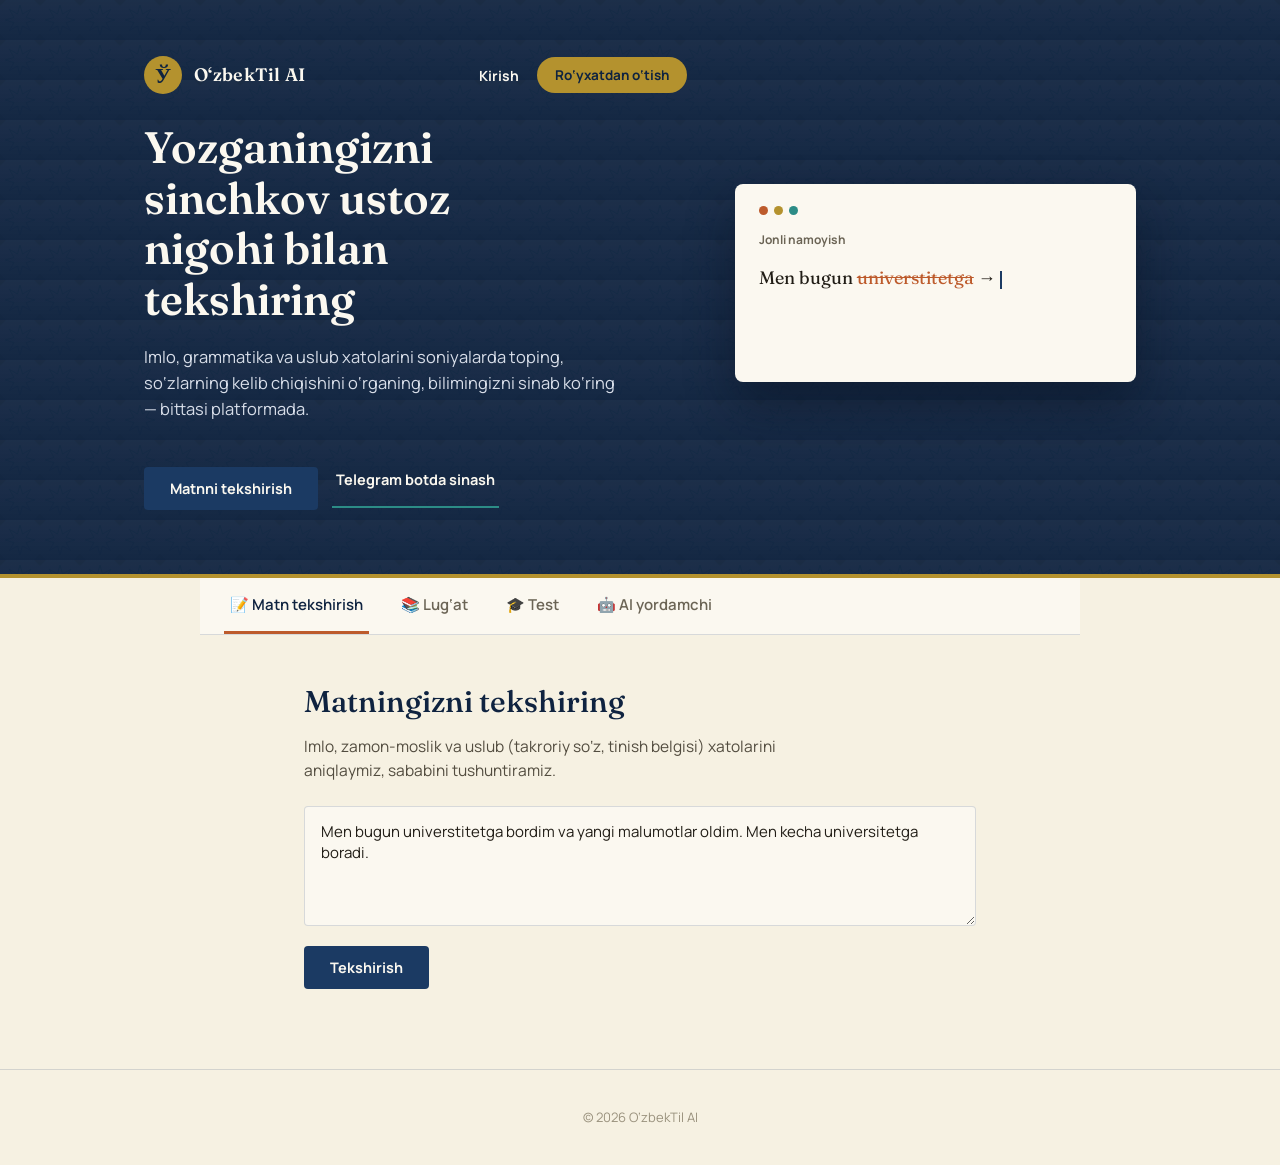
<file: frontend/index.html>
<!DOCTYPE html>
<html lang="uz">
<head>
<meta charset="UTF-8">
<meta name="viewport" content="width=device-width, initial-scale=1.0">
<title>O‘zbekTil AI — matnni tekshir, o‘rgan, rivojlan</title>
<link rel="preconnect" href="https://fonts.googleapis.com">
<link href="https://fonts.googleapis.com/css2?family=Fraunces:opsz,wght@9..144,400;9..144,500;9..144,600;9..144,700&family=Manrope:wght@400;500;600;700;800&display=swap" rel="stylesheet">
<link rel="stylesheet" href="style.css">
</head>
<body>

<!-- HERO: naqshli fon + jonli tekshiruv namoyishi -->
<section class="hero">
  <div class="hero-inner">
    <div class="hero-copy">
      <div class="hero-brand-row">
        <div class="hero-brand">
          <span class="brand-mark">Ў</span>
          <span class="brand-name">O‘zbekTil AI</span>
        </div>
        <div class="auth-widget" id="auth-widget">
          <button class="auth-link" id="open-login">Kirish</button>
          <button class="btn-ghost-sm" id="open-register">Ro‘yxatdan o‘tish</button>
        </div>
      </div>
      <h1 class="hero-title">Yozganingizni sinchkov ustoz nigohi bilan tekshiring</h1>
      <p class="hero-desc">Imlo, grammatika va uslub xatolarini soniyalarda toping, so‘zlarning kelib chiqishini o‘rganing, bilimingizni sinab ko‘ring — bittasi platformada.</p>
      <div class="hero-actions">
        <button class="btn-primary btn-large" id="hero-cta">Matnni tekshirish</button>
        <a class="btn-ghost" href="https://t.me/OzbektTilAI_bot" target="_blank" rel="noopener">Telegram botda sinash</a>
      </div>
    </div>

    <div class="hero-demo">
      <div class="demo-window">
        <div class="demo-dots"><span></span><span></span><span></span></div>
        <p class="demo-caption">Jonli namoyish</p>
        <p class="demo-text" id="demo-text" aria-live="polite">&nbsp;</p>
      </div>
    </div>
  </div>
</section>

<nav class="tabs" role="tablist" aria-label="Bo'limlar">
  <button class="tab active" data-tab="check">📝 Matn tekshirish</button>
  <button class="tab" data-tab="dictionary">📚 Lug‘at</button>
  <button class="tab" data-tab="quiz">🎓 Test</button>
  <button class="tab" data-tab="assist">🤖 AI yordamchi</button>
  <button class="tab" data-tab="profile" id="profile-tab" hidden>👤 Mening natijalarim</button>
</nav>

<main class="content">

  <!-- MATN TEKSHIRISH -->
  <section id="check" class="panel active">
    <h2 class="panel-title">Matningizni tekshiring</h2>
    <p class="panel-lede">Imlo, zamon-moslik va uslub (takroriy so‘z, tinish belgisi) xatolarini aniqlaymiz, sababini tushuntiramiz.</p>
    <textarea id="check-input" placeholder="Masalan: Men bugun universtitetga bordim va yangi malumotlar oldim.">Men bugun universtitetga bordim va yangi malumotlar oldim. Men kecha universitetga boradi.</textarea>
    <button class="btn-primary" id="check-btn">Tekshirish</button>
    <div id="check-result" class="result-box" hidden></div>
  </section>

  <!-- LUG'AT -->
  <section id="dictionary" class="panel">
    <h2 class="panel-title">Lug‘atdan qidiring</h2>
    <p class="panel-lede">Ma’no, sinonim, antonim, kelib chiqishi (etimologiya) va misol gapni birdaniga ko‘ring.</p>

    <div class="word-of-day" id="word-of-day" hidden>
      <span class="wod-label">Kunning so‘zi</span>
      <button class="wod-word" id="wod-word"></button>
    </div>

    <div class="search-row">
      <input type="text" id="dict-input" placeholder="masalan: zukko" list="dict-suggestions">
      <datalist id="dict-suggestions"></datalist>
      <button class="btn-primary" id="dict-btn">Qidirish</button>
    </div>
    <div id="dict-result" class="result-box" hidden></div>
  </section>

  <!-- TEST -->
  <section id="quiz" class="panel">
    <h2 class="panel-title">Bilimingizni sinang</h2>
    <p class="panel-lede">15 ta savol — yakunida qaysi mavzuni takrorlash kerakligini mavzular kesimida ko‘rsatamiz.</p>
    <div class="quiz-progress-track" id="quiz-progress-track" hidden>
      <div class="quiz-progress-fill" id="quiz-progress-fill"></div>
    </div>
    <p class="quiz-progress-label" id="quiz-progress-label"></p>
    <div id="quiz-form"></div>
    <button class="btn-primary" id="quiz-submit-btn" hidden>Natijani ko‘rish</button>
    <div id="quiz-result" class="result-box" hidden></div>
  </section>

  <!-- AI YORDAMCHI -->
  <section id="assist" class="panel">
    <h2 class="panel-title">AI yordamchi</h2>
    <p class="panel-lede">Matnni rasmiy, sodda yoki qisqa shaklga o‘girib beradi.</p>
    <textarea id="assist-input" placeholder="Matningizni shu yerga yozing...">Ushbu gapni rasmiy uslubda yozib ber</textarea>
    <div class="mode-row">
      <label><input type="radio" name="mode" value="rasmiy" checked> Rasmiylashtirish</label>
      <label><input type="radio" name="mode" value="sodda"> Soddalashtirish</label>
      <label><input type="radio" name="mode" value="qisqa"> Qisqartirish</label>
    </div>
    <button class="btn-primary" id="assist-btn">Yubor</button>
    <div id="assist-result" class="result-box" hidden></div>
  </section>

  <!-- PROFIL / NATIJALAR -->
  <section id="profile" class="panel">
    <h2 class="panel-title">Mening natijalarim</h2>
    <p class="panel-lede">So‘nggi test urinishlaringiz shu yerda saqlanadi.</p>
    <div id="profile-result" class="result-box"></div>
  </section>

</main>

<footer class="footer">
  <p>© <span id="footer-year"></span> O‘zbekTil AI</p>
</footer>

<!-- KIRISH MODALI -->
<div class="modal-overlay" id="login-modal" hidden>
  <div class="modal-box">
    <button class="modal-close" data-close-modal>✕</button>
    <h3 class="modal-title">Tizimga kirish</h3>
    <form id="login-form">
      <label class="field-label">Login</label>
      <input type="text" id="login-username" required autocomplete="username">
      <label class="field-label">Parol</label>
      <input type="password" id="login-password" required autocomplete="current-password">
      <p class="form-error" id="login-error" hidden></p>
      <button type="submit" class="btn-primary" id="login-submit">Kirish</button>
    </form>
    <p class="modal-switch">Hisobingiz yo‘qmi? <button class="link-btn" data-switch-to="register">Ro‘yxatdan o‘ting</button></p>
  </div>
</div>

<!-- RO'YXATDAN O'TISH MODALI -->
<div class="modal-overlay" id="register-modal" hidden>
  <div class="modal-box">
    <button class="modal-close" data-close-modal>✕</button>
    <h3 class="modal-title">Ro‘yxatdan o‘tish</h3>
    <form id="register-form">
      <label class="field-label">Login</label>
      <input type="text" id="register-username" required minlength="3" pattern="[A-Za-z0-9_]+" title="Faqat lotin harflari, raqam va pastki chiziq" autocomplete="username">
      <label class="field-label">Email</label>
      <input type="email" id="register-email" required autocomplete="email">
      <label class="field-label">Parol</label>
      <input type="password" id="register-password" required minlength="6" autocomplete="new-password">
      <p class="form-error" id="register-error" hidden></p>
      <button type="submit" class="btn-primary" id="register-submit">Ro‘yxatdan o‘tish</button>
    </form>
    <p class="modal-switch">Hisobingiz bormi? <button class="link-btn" data-switch-to="login">Kiring</button></p>
  </div>
</div>

<script src="app.js"></script>
</body>
</html>
</file>
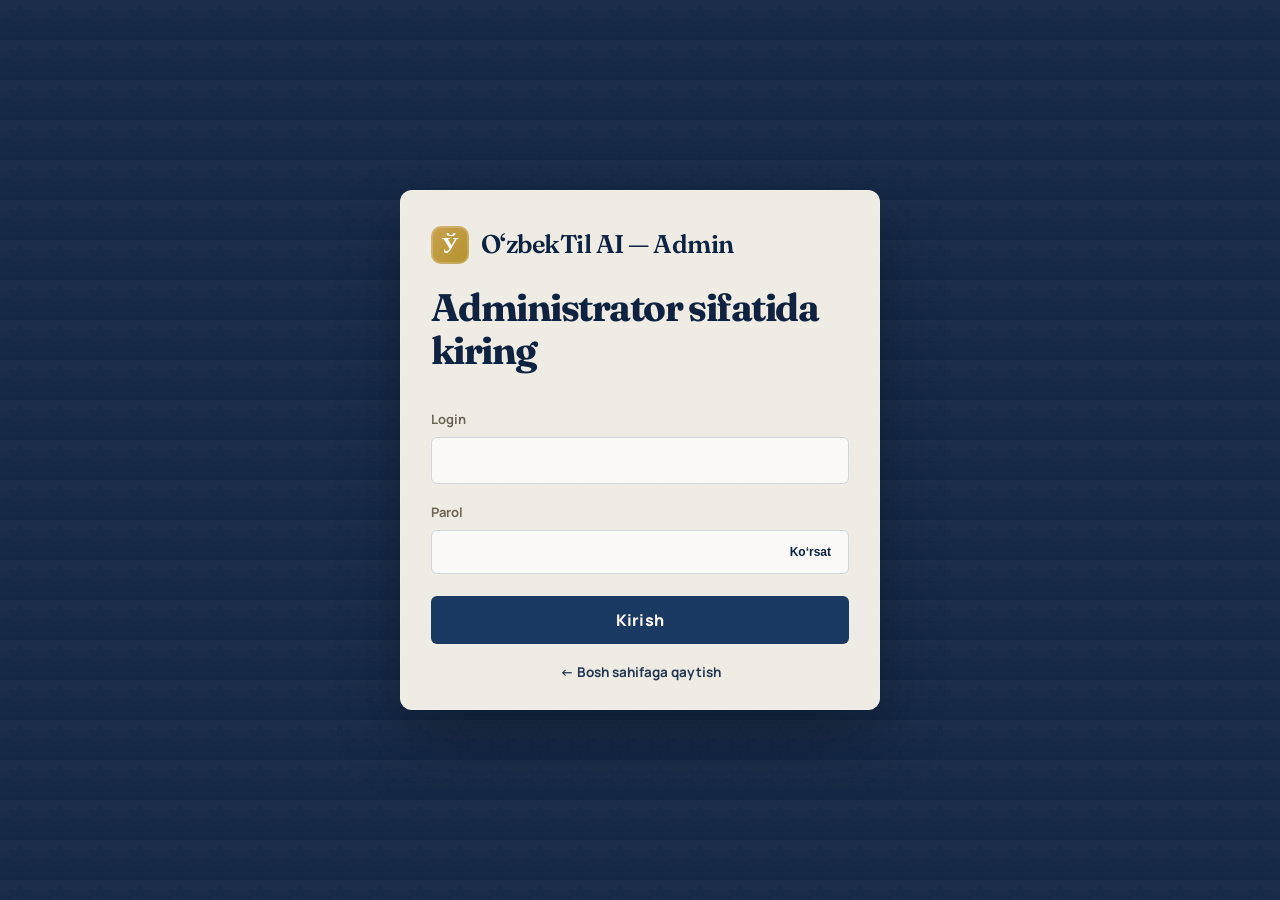
<file: frontend/admin.html>
<!DOCTYPE html>
<html lang="uz">
<head>
<meta charset="UTF-8">
<meta name="viewport" content="width=device-width, initial-scale=1.0">
<title>Admin panel — O‘zbekTil AI</title>
<link rel="preconnect" href="https://fonts.googleapis.com">
<link href="https://fonts.googleapis.com/css2?family=Fraunces:opsz,wght@9..144,400;9..144,500;9..144,600;9..144,700&family=Manrope:wght@400;500;600;700;800&display=swap" rel="stylesheet">
<link rel="stylesheet" href="style.css">
<link rel="stylesheet" href="admin.css">
</head>
<body class="admin-body">

<!-- KIRISH EKRANI (admin bo'lmagan / kirmagan foydalanuvchi uchun) -->
<div class="admin-gate" id="admin-gate">
  <div class="admin-gate-box">
    <div class="hero-brand" style="margin-bottom:22px;">
      <span class="brand-mark">Ў</span>
      <span class="brand-name" style="color:var(--cobalt-deep);">O‘zbekTil AI — Admin</span>
    </div>
    <h3 class="modal-title">Administrator sifatida kiring</h3>
    <form id="admin-login-form">
      <label class="field-label">Login</label>
      <input type="text" id="admin-username" required autocomplete="username">
      <label class="field-label">Parol</label>
      <div class="password-field">
        <input type="password" id="admin-password" required autocomplete="current-password">
        <button type="button" class="password-toggle" aria-label="Parolni ko‘rsatish" data-password-toggle="admin-password">Ko‘rsat</button>
      </div>
      <p class="form-error" id="admin-login-error" hidden></p>
      <button type="submit" class="btn-primary" id="admin-login-submit">Kirish</button>
    </form>
    <p class="modal-switch"><a href="index.html">← Bosh sahifaga qaytish</a></p>
  </div>
</div>

<!-- ADMIN DASHBOARD -->
<div class="admin-app" id="admin-app" hidden>
  <header class="admin-header">
    <div class="hero-brand">
      <span class="brand-mark">Ў</span>
      <span class="brand-name" style="color:var(--cobalt-deep);">Admin panel</span>
    </div>
    <div class="user-chip" style="color:var(--ink);">
      <span class="user-name" id="admin-username-label"></span>
      <a href="index.html">Saytga qaytish</a>
      <button id="admin-logout-btn">Chiqish</button>
    </div>
  </header>

  <nav class="tabs admin-tabs" role="tablist">
    <button class="tab active" data-admin-tab="stats">📊 Statistika</button>
    <button class="tab" data-admin-tab="users">👥 Foydalanuvchilar</button>
    <button class="tab" data-admin-tab="dictionary">📚 Lug‘at</button>
    <button class="tab" data-admin-tab="quiz">🎓 Test savollari</button>
  </nav>

  <main class="content admin-content">

    <!-- STATISTIKA -->
    <section id="admin-stats" class="panel active">
      <h2 class="panel-title">Umumiy statistika</h2>
      <div class="profile-summary" id="stats-grid"></div>

      <div class="activity-panel">
        <div class="panel-header-inline">
          <h3 class="panel-subtitle">So‘nggi harakatlar</h3>
          <span class="activity-pill">Admin log</span>
        </div>
        <ul class="activity-list" id="admin-activity-list"></ul>
      </div>
    </section>

    <!-- FOYDALANUVCHILAR -->
    <section id="admin-users" class="panel">
      <h2 class="panel-title">Foydalanuvchilar</h2>
      <p class="panel-lede">Ro‘yxatdan o‘tgan barcha foydalanuvchilar ro‘yxati.</p>
      <div class="table-wrap">
        <table class="admin-table" id="users-table">
          <thead><tr><th>Login</th><th>Email</th><th>Ro‘yxatdan o‘tgan</th><th>Testlar</th><th>Rol</th><th></th></tr></thead>
          <tbody></tbody>
        </table>
      </div>
    </section>

    <!-- LUG'AT -->
    <section id="admin-dictionary" class="panel">
      <h2 class="panel-title">Lug‘atni boshqarish</h2>
      <p class="panel-lede">So‘z qo‘shing, tahrirlang yoki o‘chiring — o‘zgarishlar darhol saytda ko‘rinadi.</p>
      <button class="btn-primary" id="add-word-btn">+ Yangi so‘z qo‘shish</button>
      <div class="table-wrap">
        <table class="admin-table" id="dictionary-table">
          <thead><tr><th>So‘z</th><th>Turkum</th><th>Ma’no</th><th></th></tr></thead>
          <tbody></tbody>
        </table>
      </div>
    </section>

    <!-- TEST SAVOLLARI -->
    <section id="admin-quiz" class="panel">
      <h2 class="panel-title">Test savollarini boshqarish</h2>
      <p class="panel-lede">Savol qo‘shing, tahrirlang yoki o‘chiring.</p>
      <button class="btn-primary" id="add-question-btn">+ Yangi savol qo‘shish</button>
      <div class="table-wrap">
        <table class="admin-table" id="quiz-table">
          <thead><tr><th>Mavzu</th><th>Savol</th><th>To‘g‘ri javob</th><th></th></tr></thead>
          <tbody></tbody>
        </table>
      </div>
    </section>

  </main>
</div>

<!-- SO'Z QO'SHISH/TAHRIRLASH MODALI -->
<div class="modal-overlay" id="word-modal" hidden>
  <div class="modal-box modal-box-lg">
    <button class="modal-close" data-close-modal>✕</button>
    <h3 class="modal-title" id="word-modal-title">Yangi so‘z</h3>
    <form id="word-form">
      <input type="hidden" id="word-id">
      <label class="field-label">So‘z</label>
      <input type="text" id="word-word" required>
      <label class="field-label">So‘z turkumi (masalan: ot, sifat, fe’l)</label>
      <input type="text" id="word-turkum">
      <label class="field-label">Talaffuzi</label>
      <input type="text" id="word-talaffuz">
      <label class="field-label">Ma’nosi</label>
      <input type="text" id="word-meaning">
      <label class="field-label">Sinonimlar (vergul bilan ajrating)</label>
      <input type="text" id="word-synonyms">
      <label class="field-label">Antonimlar (vergul bilan ajrating)</label>
      <input type="text" id="word-antonyms">
      <label class="field-label">Misol gap</label>
      <input type="text" id="word-example">
      <label class="field-label">Kelib chiqishi (etimologiya)</label>
      <input type="text" id="word-origin">
      <p class="form-error" id="word-error" hidden></p>
      <button type="submit" class="btn-primary" id="word-submit">Saqlash</button>
    </form>
  </div>
</div>

<!-- SAVOL QO'SHISH/TAHRIRLASH MODALI -->
<div class="modal-overlay" id="question-modal" hidden>
  <div class="modal-box modal-box-lg">
    <button class="modal-close" data-close-modal>✕</button>
    <h3 class="modal-title" id="question-modal-title">Yangi savol</h3>
    <form id="question-form">
      <input type="hidden" id="question-id">
      <label class="field-label">Mavzu</label>
      <input type="text" id="question-topic" required>
      <label class="field-label">Savol matni</label>
      <input type="text" id="question-text" required>
      <label class="field-label">A variant</label>
      <input type="text" id="question-opt-a" required>
      <label class="field-label">B variant</label>
      <input type="text" id="question-opt-b" required>
      <label class="field-label">C variant</label>
      <input type="text" id="question-opt-c">
      <label class="field-label">D variant</label>
      <input type="text" id="question-opt-d">
      <label class="field-label">To‘g‘ri javob (A/B/C/D)</label>
      <input type="text" id="question-correct" required maxlength="1" style="text-transform:uppercase;">
      <label class="field-label">Izoh (nega to‘g‘ri javob shu)</label>
      <input type="text" id="question-explanation">
      <p class="form-error" id="question-error" hidden></p>
      <button type="submit" class="btn-primary" id="question-submit">Saqlash</button>
    </form>
  </div>
</div>

<script src="admin.js"></script>
</body>
</html>
</file>
<file: frontend/style.css>
:root {
  --ivory: #F6F1E2;
  --paper: #FBF8F0;
  --ink: #211D16;
  --muted: #6b6455;
  --cobalt: #1B3A63;
  --cobalt-deep: #0F2340;
  --turquoise: #2C8C86;
  --terracotta: #BD5B2C;
  --gold: #B4922E;
  --line: rgba(27, 58, 99, 0.16);

  --font-display: "Fraunces", serif;
  --font-body: "Manrope", sans-serif;
}

* { box-sizing: border-box; }

@media (prefers-reduced-motion: reduce) {
  * { animation-duration: 0.01ms !important; animation-iteration-count: 1 !important; transition-duration: 0.01ms !important; }
}

html, body {
  margin: 0;
  padding: 0;
  background: var(--ivory);
  color: var(--ink);
  font-family: var(--font-body);
  line-height: 1.55;
}

a { color: inherit; }

/* ============ HERO ============ */
.hero {
  background:
    linear-gradient(180deg, rgba(15,35,64,0.94), rgba(15,35,64,0.98)),
    url("data:image/svg+xml,%3Csvg xmlns='http://www.w3.org/2000/svg' width='40' height='40'%3E%3Cpolygon points='20.00,5.00 22.49,13.99 30.61,9.39 26.01,17.51 35.00,20.00 26.01,22.49 30.61,30.61 22.49,26.01 20.00,35.00 17.51,26.01 9.39,30.61 13.99,22.49 5.00,20.00 13.99,17.51 9.39,9.39 17.51,13.99' fill='none' stroke='%232C8C86' stroke-width='1' stroke-opacity='0.55'/%3E%3Cpath d='M0,0 L6,0 L0,6 Z' fill='%23B4922E' fill-opacity='0.5'/%3E%3Cpath d='M40,0 L34,0 L40,6 Z' fill='%23B4922E' fill-opacity='0.5'/%3E%3Cpath d='M0,40 L6,40 L0,34 Z' fill='%23B4922E' fill-opacity='0.5'/%3E%3Cpath d='M40,40 L34,40 L40,34 Z' fill='%23B4922E' fill-opacity='0.5'/%3E%3C/svg%3E");
  background-repeat: repeat;
  background-size: 40px 40px;
  color: var(--paper);
  border-bottom: 4px solid var(--gold);
}

.hero-inner {
  max-width: 1040px;
  margin: 0 auto;
  padding: 56px 24px 64px;
  display: grid;
  grid-template-columns: 1.15fr 0.85fr;
  gap: 48px;
  align-items: center;
}

.hero-brand-row {
  display: flex;
  align-items: center;
  justify-content: space-between;
  gap: 16px;
  margin-bottom: 28px;
  flex-wrap: wrap;
}

.hero-brand {
  display: flex;
  align-items: center;
  gap: 12px;
}

/* --- Kirish / ro'yxatdan o'tish vidjeti --- */
.auth-widget { display: flex; align-items: center; gap: 14px; flex-wrap: wrap; }

.auth-link {
  background: none;
  border: none;
  color: var(--paper);
  font-family: var(--font-body);
  font-size: 14px;
  font-weight: 700;
  cursor: pointer;
  padding: 8px 4px;
}
.auth-link:hover { color: var(--gold); }
.auth-link:focus-visible { outline: 2px solid var(--gold); outline-offset: 2px; }

.btn-ghost-sm {
  font-family: var(--font-body);
  font-size: 13.5px;
  font-weight: 700;
  color: var(--cobalt-deep);
  background: var(--gold);
  border: none;
  border-radius: 20px;
  padding: 9px 18px;
  cursor: pointer;
}
.btn-ghost-sm:hover { background: #c8a53a; }
.btn-ghost-sm:focus-visible { outline: 2px solid var(--paper); outline-offset: 2px; }

.user-chip {
  display: flex;
  align-items: center;
  gap: 10px;
  font-size: 14px;
  color: var(--paper);
}
.user-chip .user-name { font-weight: 700; }
.user-chip a, .user-chip button {
  font-family: var(--font-body);
  font-size: 13px;
  font-weight: 700;
  color: var(--turquoise);
  background: none;
  border: none;
  cursor: pointer;
  text-decoration: none;
  padding: 4px 2px;
}
.user-chip a:hover, .user-chip button:hover { color: var(--gold); }

/* --- Modal (kirish / ro'yxatdan o'tish) --- */
.modal-overlay {
  position: fixed;
  inset: 0;
  background: rgba(15, 35, 64, 0.55);
  display: flex;
  align-items: center;
  justify-content: center;
  padding: 20px;
  z-index: 100;
}
.modal-overlay[hidden] { display: none; }

.modal-box {
  background: var(--paper);
  border-radius: 8px;
  padding: 32px 30px 28px;
  max-width: 380px;
  width: 100%;
  position: relative;
  box-shadow: 0 30px 60px rgba(6, 15, 30, 0.35);
}

.modal-close {
  position: absolute;
  top: 14px;
  right: 14px;
  background: none;
  border: none;
  font-size: 16px;
  color: var(--muted);
  cursor: pointer;
  padding: 6px;
  line-height: 1;
}
.modal-close:hover { color: var(--terracotta); }

.modal-title {
  font-family: var(--font-display);
  font-size: 22px;
  color: var(--cobalt-deep);
  margin: 0 0 20px;
}

.field-label {
  display: block;
  font-size: 12.5px;
  font-weight: 700;
  color: var(--muted);
  margin: 14px 0 6px;
}
.field-label:first-of-type { margin-top: 0; }

.modal-box input[type="text"],
.modal-box input[type="email"],
.modal-box input[type="password"] {
  width: 100%;
  font-family: var(--font-body);
  font-size: 15px;
  color: var(--ink);
  background: #fff;
  border: 1px solid var(--line);
  border-radius: 4px;
  padding: 11px 14px;
}
.modal-box input:focus {
  outline: none;
  border-color: var(--cobalt);
  box-shadow: 0 0 0 3px rgba(27, 58, 99, 0.12);
}

.modal-box .btn-primary { width: 100%; margin-top: 20px; text-align: center; }

.form-error {
  color: var(--terracotta);
  font-size: 13px;
  margin: 12px 0 0;
}

.modal-switch {
  margin: 18px 0 0;
  font-size: 13.5px;
  color: var(--muted);
  text-align: center;
}
.link-btn {
  background: none;
  border: none;
  color: var(--turquoise);
  font-weight: 700;
  cursor: pointer;
  padding: 0;
  font-size: 13.5px;
}
.link-btn:hover { color: var(--cobalt-deep); }

/* --- Profil paneli --- */
.profile-summary { display: flex; gap: 22px; flex-wrap: wrap; margin-bottom: 26px; }
.profile-stat {
  background: var(--paper);
  border: 1px solid var(--line);
  border-radius: 6px;
  padding: 14px 20px;
  min-width: 120px;
}
.profile-stat .stat-value { font-family: var(--font-display); font-size: 26px; color: var(--cobalt-deep); }
.profile-stat .stat-label { font-size: 12px; color: var(--muted); font-weight: 700; }

.attempt-row {
  display: flex;
  justify-content: space-between;
  align-items: center;
  padding: 12px 0;
  border-bottom: 1px solid var(--line);
  font-size: 14px;
}
.attempt-row:last-child { border-bottom: none; }
.attempt-date { color: var(--muted); font-size: 12.5px; }
.attempt-score { font-weight: 700; color: var(--cobalt-deep); }

.brand-mark {
  font-family: var(--font-display);
  font-size: 22px;
  font-weight: 600;
  color: var(--cobalt-deep);
  background: var(--gold);
  width: 38px;
  height: 38px;
  border-radius: 50%;
  display: flex;
  align-items: center;
  justify-content: center;
  flex-shrink: 0;
}

.hero-brand .brand-name {
  font-family: var(--font-display);
  font-size: 18px;
  font-weight: 600;
  letter-spacing: 0.3px;
  color: var(--paper);
}

.hero-title {
  font-family: var(--font-display);
  font-size: 44px;
  line-height: 1.15;
  font-weight: 600;
  margin: 0 0 20px;
  max-width: 15ch;
  color: var(--paper);
}

.hero-desc {
  font-size: 16.5px;
  color: #D8DEE9;
  max-width: 48ch;
  margin: 0 0 32px;
}

.hero-actions { display: flex; gap: 14px; flex-wrap: wrap; align-items: center; }

.btn-large { padding: 14px 30px; font-size: 15px; }

.btn-ghost {
  font-size: 14.5px;
  font-weight: 700;
  color: var(--paper);
  text-decoration: none;
  padding: 14px 4px;
  border-bottom: 2px solid var(--turquoise);
}
.btn-ghost:hover { border-bottom-color: var(--gold); }
.btn-ghost:focus-visible { outline: 2px solid var(--gold); outline-offset: 4px; }

/* --- Jonli namoyish oynasi --- */
.demo-window {
  background: var(--paper);
  border-radius: 8px;
  padding: 22px 24px 28px;
  box-shadow: 0 24px 48px rgba(6, 15, 30, 0.45);
  min-height: 190px;
}

.demo-dots { display: flex; gap: 6px; margin-bottom: 16px; }
.demo-dots span {
  width: 9px; height: 9px; border-radius: 50%;
  background: var(--line);
}
.demo-dots span:nth-child(1) { background: var(--terracotta); }
.demo-dots span:nth-child(2) { background: var(--gold); }
.demo-dots span:nth-child(3) { background: var(--turquoise); }

.demo-caption {
  font-size: 12px;
  font-weight: 700;
  color: var(--muted);
  margin: 0 0 14px;
}

.demo-text {
  font-family: var(--font-display);
  font-size: 18px;
  line-height: 1.6;
  color: var(--ink);
  min-height: 90px;
  margin: 0;
}

.demo-text .strike { color: var(--terracotta); text-decoration: line-through; }
.demo-text .fix { color: var(--turquoise); font-weight: 600; }
.demo-cursor {
  display: inline-block;
  width: 2px;
  height: 1em;
  background: var(--cobalt);
  vertical-align: text-bottom;
  animation: blink 0.9s steps(1) infinite;
}
@keyframes blink { 50% { opacity: 0; } }

/* ============ TABS ============ */
.tabs {
  max-width: 880px;
  margin: 0 auto;
  padding: 0 24px;
  display: flex;
  gap: 4px;
  border-bottom: 1px solid var(--line);
  overflow-x: auto;
  background: var(--paper);
  position: sticky;
  top: 0;
  z-index: 10;
}

.tab {
  font-family: var(--font-body);
  font-size: 15px;
  font-weight: 600;
  color: var(--muted);
  background: none;
  border: none;
  padding: 16px 6px;
  margin-right: 22px;
  cursor: pointer;
  border-bottom: 3px solid transparent;
  white-space: nowrap;
}

.tab:hover { color: var(--cobalt); }
.tab.active { color: var(--cobalt-deep); border-bottom-color: var(--terracotta); }
.tab:focus-visible { outline: 2px solid var(--gold); outline-offset: 2px; }

.content {
  max-width: 720px;
  margin: 0 auto;
  padding: 44px 24px 80px;
}

.panel { display: none; }
.panel.active { display: block; animation: fade-in 0.35s ease; }
@keyframes fade-in { from { opacity: 0; transform: translateY(6px); } to { opacity: 1; transform: translateY(0); } }

.panel-title {
  font-family: var(--font-display);
  font-size: 30px;
  font-weight: 500;
  color: var(--cobalt-deep);
  margin: 0 0 8px;
}

.panel-lede {
  color: #524c3f;
  font-size: 15.5px;
  margin: 0 0 24px;
  max-width: 58ch;
}

textarea, input[type="text"] {
  width: 100%;
  font-family: var(--font-body);
  font-size: 15px;
  color: var(--ink);
  background: var(--paper);
  border: 1px solid var(--line);
  border-radius: 4px;
  padding: 14px 16px;
}

textarea { min-height: 120px; resize: vertical; }

textarea:focus, input[type="text"]:focus {
  outline: none;
  border-color: var(--cobalt);
  box-shadow: 0 0 0 3px rgba(27, 58, 99, 0.12);
}

.btn-primary {
  margin-top: 14px;
  font-family: var(--font-body);
  font-weight: 700;
  font-size: 14.5px;
  color: var(--paper);
  background: var(--cobalt);
  border: none;
  border-radius: 4px;
  padding: 12px 26px;
  cursor: pointer;
  transition: background 0.15s ease, transform 0.1s ease;
}
.btn-primary:hover { background: var(--cobalt-deep); }
.btn-primary:active { transform: translateY(1px); }
.btn-primary:focus-visible { outline: 3px solid var(--gold); outline-offset: 2px; }
.btn-primary:disabled { background: #a9a396; cursor: wait; }

.search-row { display: flex; gap: 10px; align-items: flex-start; }
.search-row input { flex: 1; }
.search-row .btn-primary { margin-top: 0; flex-shrink: 0; }

.mode-row { display: flex; gap: 22px; margin-top: 14px; font-size: 14px; color: var(--muted); flex-wrap: wrap; }
.mode-row label { display: flex; align-items: center; gap: 6px; cursor: pointer; }

.result-box { margin-top: 28px; padding-top: 24px; border-top: 1px solid var(--line); }

/* --- Matn tekshirish natijasi --- */
.corrected-text {
  font-family: var(--font-display);
  font-size: 18px;
  color: var(--cobalt-deep);
  background: var(--paper);
  border-left: 3px solid var(--turquoise);
  padding: 14px 18px;
  margin-bottom: 20px;
}

.error-summary {
  display: flex;
  gap: 16px;
  margin-bottom: 18px;
  flex-wrap: wrap;
}
.error-count {
  font-size: 13px;
  font-weight: 700;
  padding: 5px 12px;
  border-radius: 20px;
  background: var(--paper);
  border: 1px solid var(--line);
}
.error-count.imlo { color: var(--terracotta); }
.error-count.grammatika { color: var(--turquoise); }
.error-count.uslub { color: var(--gold); }

.error-item { display: flex; gap: 14px; padding: 12px 0; border-bottom: 1px solid var(--line); }
.error-item:last-child { border-bottom: none; }

.error-tag {
  flex-shrink: 0;
  font-size: 11px;
  font-weight: 700;
  color: var(--paper);
  background: var(--terracotta);
  border-radius: 3px;
  padding: 3px 8px;
  height: fit-content;
}
.error-tag.grammatika { background: var(--turquoise); }
.error-tag.uslub { background: var(--gold); }

.error-detail .wrong { color: var(--terracotta); text-decoration: line-through; font-weight: 600; }
.error-detail .arrow { color: #a9a396; margin: 0 6px; }
.error-detail .correct { color: var(--cobalt-deep); font-weight: 700; }
.error-detail .explanation { display: block; margin-top: 4px; font-size: 13.5px; color: var(--muted); }

.no-errors { color: var(--turquoise); font-weight: 700; font-size: 16px; }

/* --- Lug'at --- */
.word-of-day {
  display: flex;
  align-items: center;
  gap: 12px;
  background: var(--paper);
  border: 1px dashed var(--gold);
  border-radius: 6px;
  padding: 12px 16px;
  margin-bottom: 22px;
}
.wod-label { font-size: 12px; font-weight: 700; color: var(--gold); flex-shrink: 0; }
.wod-word {
  font-family: var(--font-display);
  font-size: 17px;
  color: var(--cobalt-deep);
  background: none;
  border: none;
  cursor: pointer;
  padding: 0;
  text-decoration: underline;
  text-decoration-color: var(--line);
  text-underline-offset: 3px;
}
.wod-word:hover { text-decoration-color: var(--cobalt); }

.dict-word { font-family: var(--font-display); font-size: 28px; color: var(--cobalt-deep); margin: 0 0 2px; }
.dict-meta { color: var(--turquoise); font-size: 13px; font-weight: 600; margin-bottom: 14px; }
.dict-meaning { font-size: 16px; margin-bottom: 16px; }
.dict-row { display: flex; gap: 10px; margin-bottom: 10px; flex-wrap: wrap; align-items: baseline; }
.dict-row .label { font-size: 12.5px; font-weight: 700; color: var(--muted); width: 100px; flex-shrink: 0; }
.pill {
  display: inline-block;
  font-size: 13px;
  background: var(--paper);
  border: 1px solid var(--line);
  border-radius: 20px;
  padding: 3px 12px;
  margin: 2px 4px 2px 0;
}
.dict-example { font-style: italic; color: #524c3f; border-left: 3px solid var(--gold); padding-left: 14px; margin-top: 16px; }
.dict-origin {
  margin-top: 18px;
  font-size: 14px;
  color: var(--ink);
  background: var(--paper);
  border-radius: 6px;
  padding: 12px 16px;
}
.dict-origin .origin-label { font-size: 12px; font-weight: 700; color: var(--turquoise); display: block; margin-bottom: 4px; }

/* --- Test --- */
.quiz-progress-track {
  height: 6px;
  background: var(--line);
  border-radius: 3px;
  overflow: hidden;
  margin-bottom: 6px;
}
.quiz-progress-fill {
  height: 100%;
  width: 0%;
  background: var(--terracotta);
  transition: width 0.25s ease;
}
.quiz-progress-label { font-size: 12.5px; color: var(--muted); margin: 0 0 22px; }

.quiz-q { padding: 20px 0; border-bottom: 1px solid var(--line); }
.quiz-q:first-child { padding-top: 0; }
.quiz-q .q-topic { font-size: 12px; font-weight: 700; color: var(--turquoise); }
.quiz-q .q-text { font-size: 16.5px; margin: 6px 0 12px; color: var(--ink); }
.q-options { display: flex; flex-direction: column; gap: 8px; }
.q-options label { display: flex; gap: 10px; align-items: flex-start; padding: 8px 10px; border-radius: 4px; cursor: pointer; }
.q-options label:hover { background: var(--paper); }

.quiz-summary { font-family: var(--font-display); font-size: 24px; color: var(--cobalt-deep); margin-bottom: 6px; }
.quiz-recommendation {
  background: var(--paper);
  border-left: 3px solid var(--terracotta);
  padding: 12px 16px;
  margin: 14px 0 26px;
  font-size: 14.5px;
}

.topic-bars { margin-bottom: 26px; }
.topic-bar-row { margin-bottom: 12px; }
.topic-bar-label { display: flex; justify-content: space-between; font-size: 13px; color: var(--muted); margin-bottom: 4px; }
.topic-bar-track { height: 8px; background: var(--line); border-radius: 4px; overflow: hidden; }
.topic-bar-fill { height: 100%; background: var(--turquoise); border-radius: 4px; }
.topic-bar-fill.weak { background: var(--terracotta); }

.quiz-detail { padding: 10px 0; border-bottom: 1px solid var(--line); font-size: 14px; }
.quiz-detail:last-child { border-bottom: none; }
.quiz-detail .status-ok { color: var(--turquoise); font-weight: 700; }
.quiz-detail .status-bad { color: var(--terracotta); font-weight: 700; }

/* --- AI yordamchi --- */
.assist-output {
  font-family: var(--font-display);
  font-size: 17px;
  color: var(--cobalt-deep);
  background: var(--paper);
  border-left: 3px solid var(--turquoise);
  padding: 16px 18px;
}
.assist-note { margin-top: 10px; font-size: 12.5px; color: #9a927e; }

.error-message { color: var(--terracotta); font-weight: 600; }

.footer { text-align: center; padding: 24px; font-size: 13px; color: #9a927e; border-top: 1px solid var(--line); }
.footer a { color: var(--turquoise); }

@media (max-width: 760px) {
  .hero-inner { grid-template-columns: 1fr; padding: 40px 20px 44px; }
  .hero-title { font-size: 32px; max-width: none; }
}
@media (max-width: 560px) {
  .panel-title { font-size: 24px; }
}
</file>
<file: frontend/admin.css>
/* ============ ADMIN PANEL ============ */
.admin-body { background: var(--ivory); }

.admin-gate {
  min-height: 100vh;
  display: flex;
  align-items: center;
  justify-content: center;
  padding: 24px;
  background:
    linear-gradient(180deg, rgba(15,35,64,0.94), rgba(15,35,64,0.98)),
    url("data:image/svg+xml,%3Csvg xmlns='http://www.w3.org/2000/svg' width='40' height='40'%3E%3Cpolygon points='20.00,5.00 22.49,13.99 30.61,9.39 26.01,17.51 35.00,20.00 26.01,22.49 30.61,30.61 22.49,26.01 20.00,35.00 17.51,26.01 9.39,30.61 13.99,22.49 5.00,20.00 13.99,17.51 9.39,9.39 17.51,13.99' fill='none' stroke='%232C8C86' stroke-width='1' stroke-opacity='0.55'/%3E%3C/svg%3E");
  background-repeat: repeat;
  background-size: 40px 40px;
}
.admin-gate[hidden] { display: none; }

.admin-gate-box {
  background: rgba(248, 244, 236, 0.96);
  border-radius: 12px;
  padding: 34px 30px 26px;
  max-width: 480px;
  width: 100%;
  box-shadow: 0 30px 60px rgba(6, 15, 30, 0.38);
  border: 1px solid rgba(255, 255, 255, 0.15);
}

.admin-gate .hero-brand {
  display: flex;
  align-items: center;
  gap: 12px;
  margin-bottom: 18px;
}

.admin-gate .brand-mark {
  display: inline-flex;
  align-items: center;
  justify-content: center;
  width: 38px;
  height: 38px;
  border-radius: 10px;
  background: linear-gradient(135deg, #c9a14d, #b4922e);
  color: #fff;
  font-size: 24px;
  font-weight: 800;
  box-shadow: inset 0 0 0 2px rgba(255,255,255,0.2);
}

.admin-gate .brand-name {
  font-family: var(--font-display);
  font-size: clamp(1.3rem, 2vw, 1.65rem);
  letter-spacing: -0.02em;
}

.admin-gate .modal-title {
  margin: 0 0 20px;
  font-family: var(--font-display);
  font-size: clamp(2rem, 3vw, 3rem);
  line-height: 1.1;
  letter-spacing: -0.04em;
  color: var(--cobalt-deep);
}

#admin-login-form {
  display: flex;
  flex-direction: column;
  gap: 0;
}

#admin-login-form .field-label {
  margin: 18px 0 8px;
  font-size: 13px;
  font-weight: 700;
  color: var(--muted);
}

#admin-login-form input {
  width: 100%;
  min-height: 44px;
  border: 1px solid rgba(27, 58, 99, 0.18);
  border-radius: 6px;
  background: rgba(255,255,255,0.7);
  padding: 12px 14px;
  font-size: 15px;
  color: var(--ink);
}

.password-field {
  position: relative;
}

.password-field input {
  padding-right: 86px;
}

.password-toggle {
  position: absolute;
  right: 8px;
  top: 50%;
  transform: translateY(-50%);
  border: none;
  background: transparent;
  color: var(--cobalt-deep);
  font-size: 12px;
  font-weight: 800;
  cursor: pointer;
  padding: 8px 10px;
}

.password-toggle:hover {
  color: var(--turquoise);
}

#admin-login-form input:focus {
  outline: none;
  border-color: var(--cobalt);
  box-shadow: 0 0 0 3px rgba(27, 58, 99, 0.12);
}

#admin-login-submit {
  width: 100%;
  margin-top: 22px;
  min-height: 48px;
  border-radius: 6px;
  font-size: 1rem;
  font-weight: 800;
  letter-spacing: 0.01em;
}

#admin-login-error {
  margin: 12px 0 0;
  font-size: 13px;
}

.admin-gate .modal-switch {
  margin-top: 18px;
  text-align: center;
}

.admin-gate .modal-switch a {
  text-decoration: none;
  color: var(--cobalt-deep);
  font-weight: 700;
  opacity: 0.9;
}

.admin-gate .modal-switch a:hover {
  color: var(--turquoise);
}

.admin-header {
  display: flex;
  align-items: center;
  justify-content: space-between;
  max-width: 1040px;
  margin: 0 auto;
  padding: 22px 24px;
  flex-wrap: wrap;
  gap: 12px;
}

.admin-tabs { max-width: 1040px; }
.admin-content { max-width: 1040px; }

.panel-header-inline {
  display: flex;
  align-items: center;
  justify-content: space-between;
  gap: 12px;
  margin-bottom: 14px;
}

.panel-subtitle {
  margin: 0;
  font-size: 1.05rem;
  color: var(--cobalt-deep);
}

.activity-pill {
  display: inline-flex;
  align-items: center;
  gap: 6px;
  background: rgba(44, 140, 134, 0.12);
  color: var(--cobalt-deep);
  border-radius: 999px;
  font-size: 11px;
  font-weight: 800;
  letter-spacing: 0.06em;
  padding: 5px 10px;
  text-transform: uppercase;
}

.activity-panel {
  margin-top: 24px;
  background: rgba(255, 255, 255, 0.7);
  border: 1px solid var(--line);
  border-radius: 14px;
  padding: 18px 18px 8px;
}

.activity-list {
  list-style: none;
  margin: 0;
  padding: 0;
  display: flex;
  flex-direction: column;
  gap: 10px;
}

.activity-item {
  display: flex;
  align-items: flex-start;
  justify-content: space-between;
  gap: 14px;
  border: 1px solid var(--line);
  border-radius: 10px;
  background: var(--paper);
  padding: 10px 12px;
}

.activity-badge {
  display: inline-block;
  min-width: 86px;
  text-align: center;
  border-radius: 999px;
  font-size: 10px;
  font-weight: 800;
  letter-spacing: 0.06em;
  text-transform: uppercase;
  padding: 5px 8px;
}

.activity-badge.user { background: rgba(11, 155, 151, 0.12); color: var(--turquoise); }
.activity-badge.dictionary { background: rgba(24, 90, 163, 0.12); color: var(--cobalt-deep); }
.activity-badge.quiz { background: rgba(214, 119, 53, 0.12); color: var(--terracotta); }
.activity-badge.session { background: rgba(168, 120, 16, 0.12); color: #7a5b10; }

.activity-text {
  flex: 1;
  font-size: 13px;
  line-height: 1.55;
  color: var(--ink);
}

.activity-time {
  white-space: nowrap;
  font-size: 11px;
  color: var(--muted);
}

.table-wrap { overflow-x: auto; margin-top: 20px; }
.admin-table {
  width: 100%;
  border-collapse: collapse;
  font-size: 14px;
}
.admin-table th {
  text-align: left;
  font-size: 12px;
  font-weight: 700;
  color: var(--muted);
  padding: 10px 12px;
  border-bottom: 2px solid var(--line);
  white-space: nowrap;
}
.admin-table td {
  padding: 12px;
  border-bottom: 1px solid var(--line);
  vertical-align: top;
}
.admin-table tr:last-child td { border-bottom: none; }
.admin-table .cell-truncate { max-width: 320px; overflow: hidden; text-overflow: ellipsis; white-space: nowrap; }

.row-actions { display: flex; gap: 10px; white-space: nowrap; }
.row-actions button {
  background: none;
  border: none;
  font-family: var(--font-body);
  font-size: 13px;
  font-weight: 700;
  cursor: pointer;
  padding: 2px 4px;
  color: var(--turquoise);
}
.row-actions button:hover { color: var(--cobalt-deep); }
.row-actions button.danger { color: var(--terracotta); }
.row-actions button.danger:hover { color: #8f3d18; }

.badge-admin {
  display: inline-block;
  font-size: 11px;
  font-weight: 700;
  color: var(--cobalt-deep);
  background: var(--gold);
  border-radius: 10px;
  padding: 2px 9px;
}
.badge-user {
  display: inline-block;
  font-size: 11px;
  font-weight: 700;
  color: var(--muted);
  background: var(--paper);
  border: 1px solid var(--line);
  border-radius: 10px;
  padding: 2px 9px;
}

.modal-box-lg { max-width: 460px; max-height: 88vh; overflow-y: auto; }

@media (max-width: 640px) {
  .admin-header { flex-direction: column; align-items: flex-start; }
}
</file>
